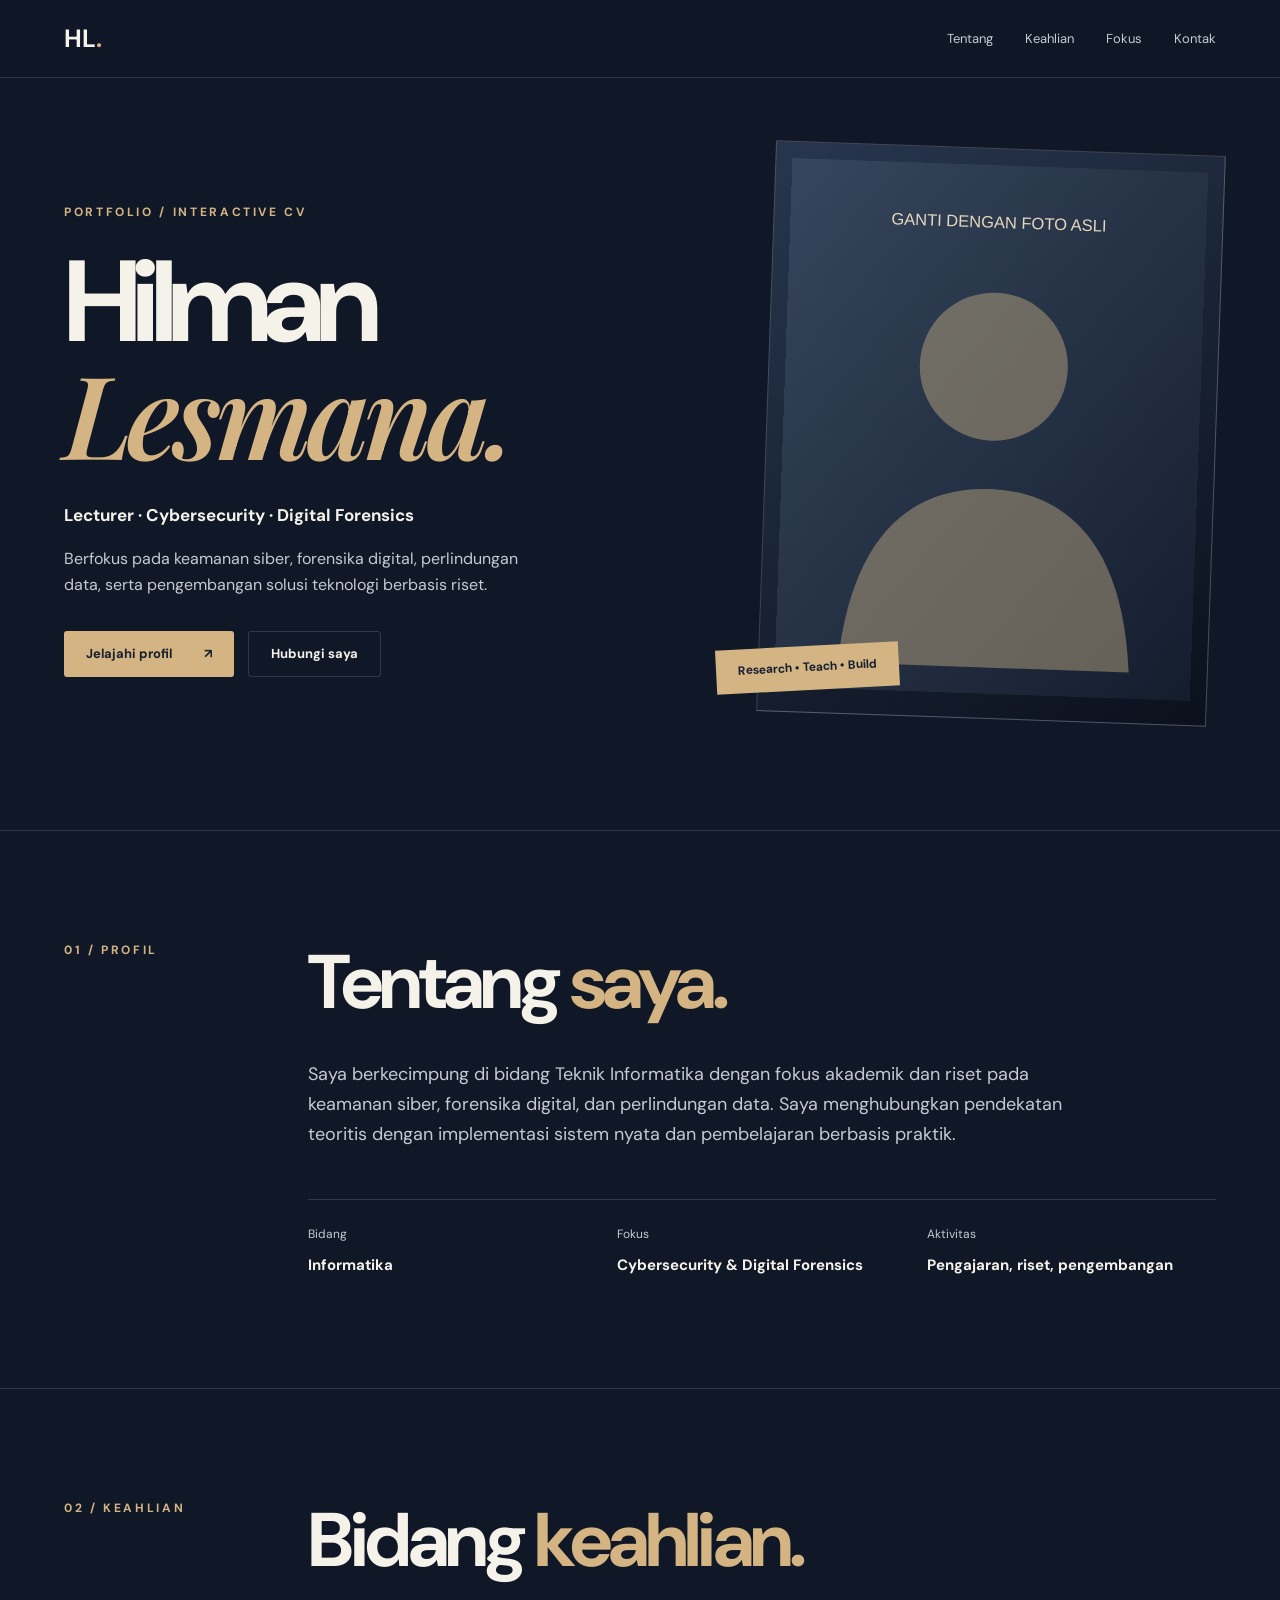
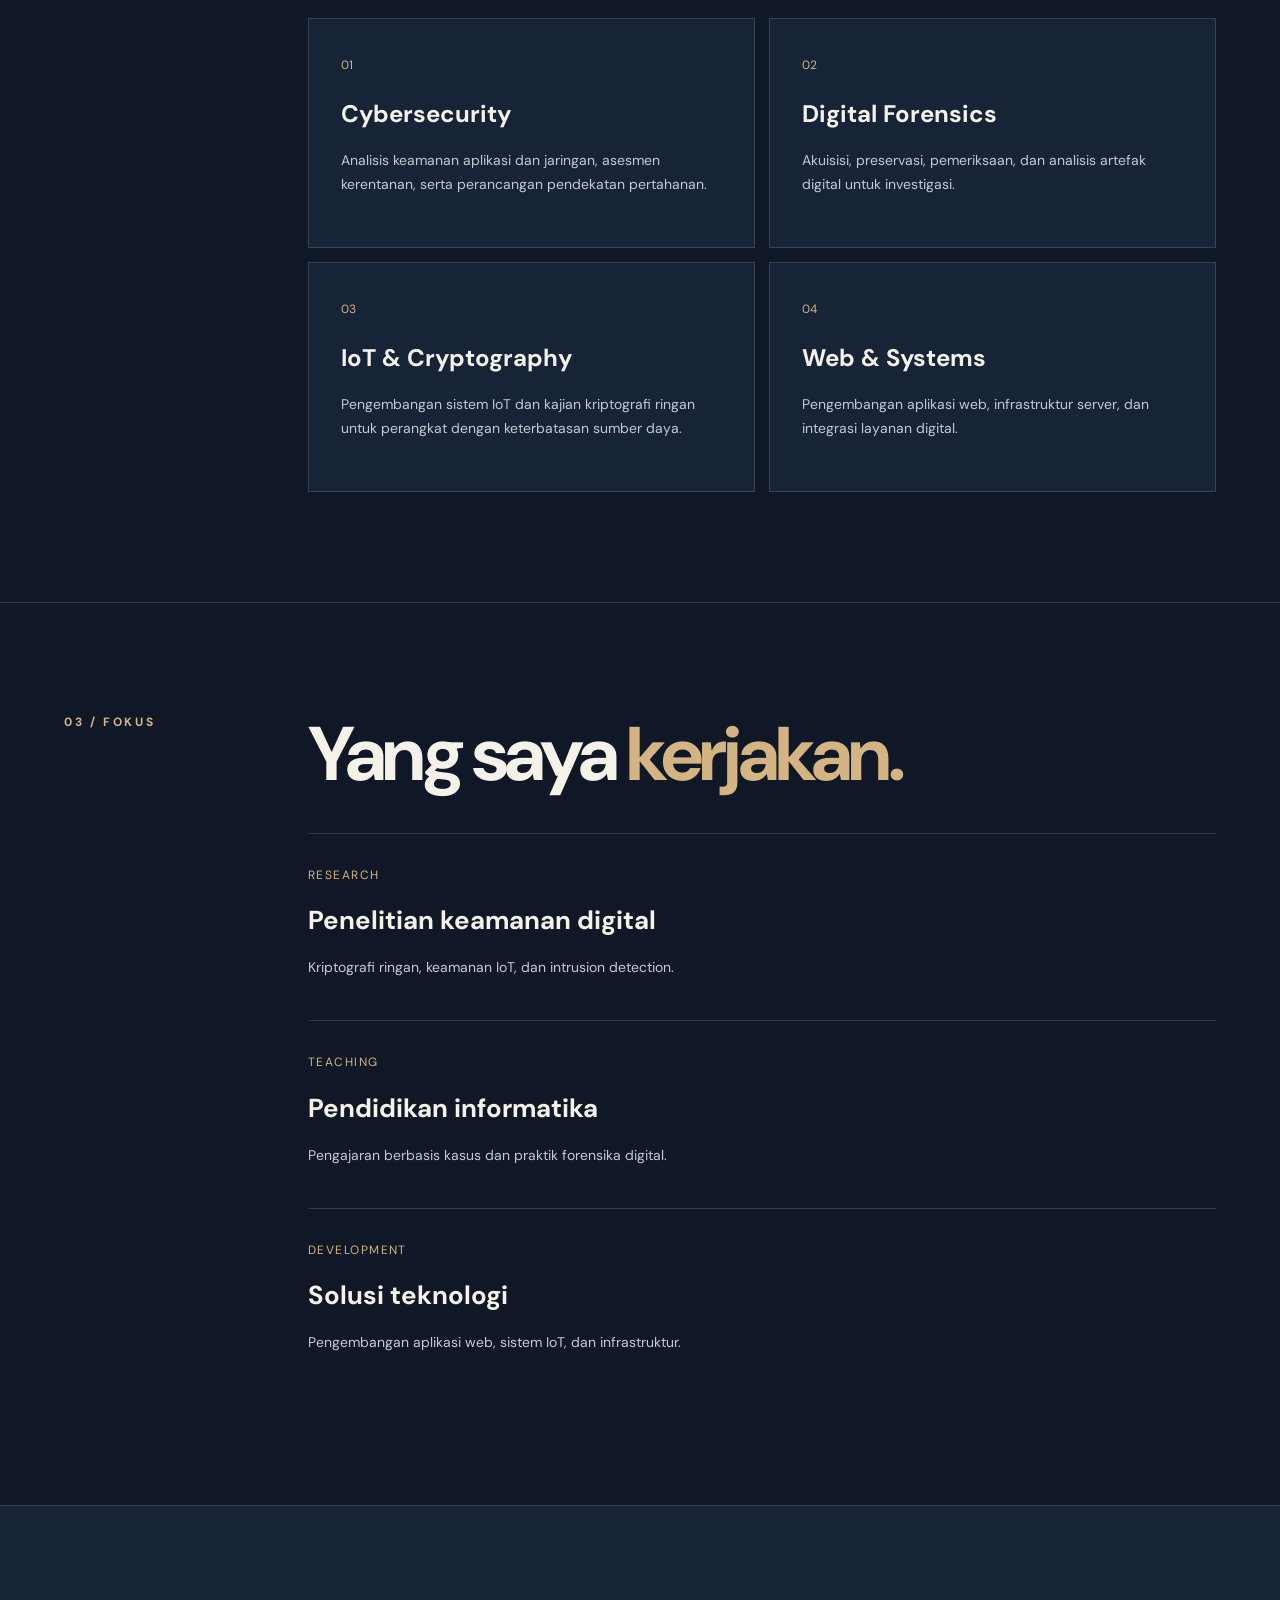
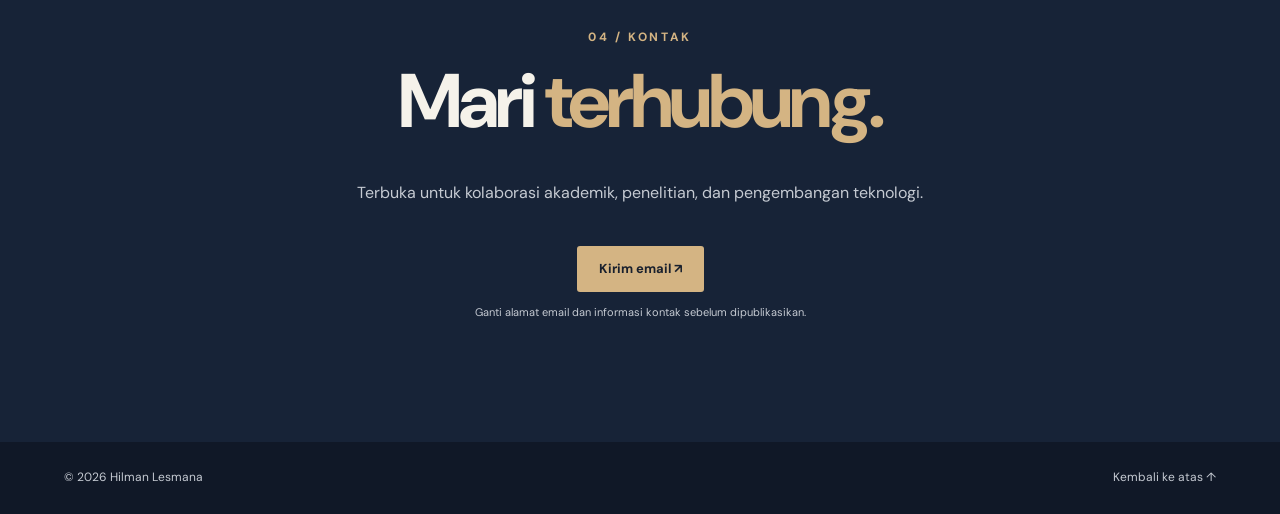
<file: editable.html>
<!doctype html>
<html lang="id">
<head>
  <meta charset="utf-8">
  <meta name="viewport" content="width=device-width, initial-scale=1">
  <meta name="description" content="Portofolio Hilman Lesmana — cybersecurity, digital forensics, dan pengajaran informatika.">
  <title>Hilman Lesmana | Portfolio</title>
  <link rel="stylesheet" href="assets/css/style.css">
  <script src="assets/js/main.js" defer></script>
</head>
<body class="editable-page">
  <header class="site-header"><a class="wordmark" href="#beranda">HL<span>.</span></a><button class="menu-toggle" aria-label="Buka navigasi" aria-controls="site-nav" aria-expanded="false">☰</button><nav id="site-nav" aria-label="Navigasi utama"><a href="#tentang">Tentang</a><a href="#keahlian">Keahlian</a><a href="#pengalaman">Fokus</a><a href="#kontak">Kontak</a></nav></header>
  <main>
    <section id="beranda" class="hero section"><div class="hero-copy"><p class="eyebrow">PORTFOLIO / INTERACTIVE CV</p><h1>Hilman<br><em>Lesmana.</em></h1><p class="hero-tagline">Lecturer · Cybersecurity · Digital Forensics</p><p class="summary">Berfokus pada keamanan siber, forensika digital, perlindungan data, serta pengembangan solusi teknologi berbasis riset.</p><div class="actions"><a class="btn primary" href="#tentang">Jelajahi profil <span>↗</span></a><a class="btn outline" href="#kontak">Hubungi saya</a></div></div><div class="hero-art"><div class="portrait-frame"><img src="assets/images/profile-placeholder.svg" alt="Tempat foto profil Hilman Lesmana — ganti dengan foto asli di folder assets/images"></div><span class="floating-label">Research • Teach • Build</span></div></section>
    <section id="tentang" class="section about"><div class="section-index">01 / PROFIL</div><div class="section-content"><h2>Tentang <span>saya.</span></h2><p>Saya berkecimpung di bidang Teknik Informatika dengan fokus akademik dan riset pada keamanan siber, forensika digital, dan perlindungan data. Saya menghubungkan pendekatan teoritis dengan implementasi sistem nyata dan pembelajaran berbasis praktik.</p><div class="facts"><div><span>Bidang</span><strong>Informatika</strong></div><div><span>Fokus</span><strong>Cybersecurity & Digital Forensics</strong></div><div><span>Aktivitas</span><strong>Pengajaran, riset, pengembangan</strong></div></div></div></section>
    <section id="keahlian" class="section skills"><div class="section-index">02 / KEAHLIAN</div><div class="section-content"><h2>Bidang <span>keahlian.</span></h2><div class="skill-grid"><article><span class="number">01</span><h3>Cybersecurity</h3><p>Analisis keamanan aplikasi dan jaringan, asesmen kerentanan, serta perancangan pendekatan pertahanan.</p></article><article><span class="number">02</span><h3>Digital Forensics</h3><p>Akuisisi, preservasi, pemeriksaan, dan analisis artefak digital untuk investigasi.</p></article><article><span class="number">03</span><h3>IoT & Cryptography</h3><p>Pengembangan sistem IoT dan kajian kriptografi ringan untuk perangkat dengan keterbatasan sumber daya.</p></article><article><span class="number">04</span><h3>Web & Systems</h3><p>Pengembangan aplikasi web, infrastruktur server, dan integrasi layanan digital.</p></article></div></div></section>
    <section id="pengalaman" class="section focus"><div class="section-index">03 / FOKUS</div><div class="section-content"><h2>Yang saya <span>kerjakan.</span></h2><div class="focus-list"><div><span>Research</span><h3>Penelitian keamanan digital</h3><p>Kriptografi ringan, keamanan IoT, dan intrusion detection.</p></div><div><span>Teaching</span><h3>Pendidikan informatika</h3><p>Pengajaran berbasis kasus dan praktik forensika digital.</p></div><div><span>Development</span><h3>Solusi teknologi</h3><p>Pengembangan aplikasi web, sistem IoT, dan infrastruktur.</p></div></div></div></section>
    <section id="kontak" class="section contact"><p class="eyebrow">04 / KONTAK</p><h2>Mari <span>terhubung.</span></h2><p>Terbuka untuk kolaborasi akademik, penelitian, dan pengembangan teknologi.</p><a class="btn primary" href="mailto:email-anda@example.com">Kirim email ↗</a><p class="contact-note">Ganti alamat email dan informasi kontak sebelum dipublikasikan.</p></section>
  </main><footer class="site-footer"><span>© <span id="year">2026</span> Hilman Lesmana</span><a href="#beranda">Kembali ke atas ↑</a></footer>
</body>
</html>
</file>
<file: assets/css/style.css>
@import url('https://fonts.googleapis.com/css2?family=DM+Sans:wght@400;500;600;700&family=Playfair+Display:ital,wght@1,600&display=swap');
:root{--bg:#101827;--panel:#172337;--ink:#f5f2ea;--soft:#c5cad2;--accent:#d4b483;--line:rgba(255,255,255,.14)}*{box-sizing:border-box}html{scroll-behavior:smooth}body{margin:0;font-family:'DM Sans',Arial,sans-serif}a{color:inherit;text-decoration:none}.mirror-page{background:#111}.site-mirror{width:100%;height:100dvh;min-height:500px}.site-mirror iframe{width:100%;height:100%;border:0;display:block;background:#fff}.mirror-links{position:fixed;bottom:12px;right:12px;display:flex;gap:8px;z-index:2}.mirror-links a{background:#101827ee;border:1px solid #ffffff44;border-radius:40px;padding:9px 13px;color:white;font:12px Arial,sans-serif}.editable-page{background:var(--bg);color:var(--ink);line-height:1.65}.site-header{position:sticky;top:0;z-index:10;display:flex;align-items:center;justify-content:space-between;padding:18px max(5%,calc((100% - 1200px)/2));background:#101827ed;backdrop-filter:blur(16px);border-bottom:1px solid var(--line)}.wordmark{font-size:25px;font-weight:700}.wordmark span,.section h2 span{color:var(--accent)}.site-header nav{display:flex;gap:32px}.site-header nav a{font-size:13px;color:var(--soft)}.site-header nav a:hover{color:var(--ink)}.menu-toggle{display:none;background:none;color:var(--ink);border:0;font-size:24px}.section{padding:110px max(5%,calc((100% - 1200px)/2))}.hero{min-height:720px;display:grid;grid-template-columns:1.15fr .85fr;align-items:center;gap:8%;padding-top:70px}.eyebrow,.section-index{color:var(--accent);font-size:12px;letter-spacing:.22em;font-weight:700}.hero h1{font-size:clamp(70px,9vw,140px);line-height:.96;letter-spacing:-.075em;margin:24px 0}.hero h1 em{font-family:'Playfair Display',Georgia,serif;font-weight:600;letter-spacing:-.05em;color:var(--accent)}.hero-tagline{font-weight:700;font-size:17px}.summary{max-width:480px;color:var(--soft)}.actions{display:flex;gap:14px;flex-wrap:wrap;margin-top:32px}.btn{min-height:46px;display:inline-flex;align-items:center;justify-content:center;gap:32px;padding:10px 22px;border-radius:3px;font-size:13px;font-weight:700}.btn.primary{background:var(--accent);color:#19202d}.btn.outline{border:1px solid var(--line)}.hero-art{position:relative}.portrait-frame{width:100%;max-width:455px;aspect-ratio:4/5;border:1px solid #ffffff33;background:linear-gradient(145deg,#27364e,#0b101c);padding:16px;transform:rotate(2deg)}.portrait-frame img{width:100%;height:100%;object-fit:cover}.floating-label{position:absolute;left:-50px;bottom:30px;background:var(--accent);color:#162032;padding:12px 22px;font-weight:700;font-size:12px;transform:rotate(-3deg)}.about,.skills,.focus{border-top:1px solid var(--line);display:grid;grid-template-columns:220px 1fr;gap:24px}.section h2{font-size:clamp(42px,6vw,76px);line-height:1.1;letter-spacing:-.05em;margin:0 0 36px}.section-content>p{max-width:770px;color:var(--soft);font-size:18px}.facts{display:grid;grid-template-columns:repeat(3,1fr);gap:20px;margin-top:50px;padding-top:25px;border-top:1px solid var(--line)}.facts div{display:flex;flex-direction:column;gap:8px}.facts span{font-size:12px;color:var(--soft)}.facts strong{font-size:15px}.skill-grid{display:grid;grid-template-columns:repeat(2,1fr);gap:14px}.skill-grid article{background:var(--panel);border:1px solid var(--line);padding:32px;min-height:230px}.skill-grid .number{color:var(--accent);font-size:12px}.skill-grid h3{font-size:24px;margin:16px 0}.skill-grid p,.focus-list p{color:var(--soft);font-size:14px}.focus-list>div{padding:27px 0;border-top:1px solid var(--line)}.focus-list>div>span{color:var(--accent);font-size:12px;text-transform:uppercase;letter-spacing:.12em}.focus-list h3{font-size:26px;margin:12px 0 2px}.contact{text-align:center;border-top:1px solid var(--line);background:var(--panel)}.contact p:not(.eyebrow){color:var(--soft)}.contact .btn{margin-top:24px}.contact-note{font-size:11px}.site-footer{padding:26px 5%;display:flex;justify-content:space-between;gap:12px;color:var(--soft);font-size:12px}@media(max-width:800px){.section{padding:70px 6%}.hero{grid-template-columns:1fr;padding-top:80px;gap:60px}.hero h1{font-size:clamp(66px,14vw,105px)}.hero-art{max-width:430px;margin:auto;width:85%}.about,.skills,.focus{grid-template-columns:1fr;gap:28px}.section-index{margin-bottom:10px}.facts{grid-template-columns:1fr}.site-header{padding:16px 6%}.menu-toggle{display:block;cursor:pointer}.site-header nav{display:none;position:absolute;top:64px;left:0;right:0;background:var(--bg);padding:20px 6%;border-bottom:1px solid var(--line);flex-direction:column;gap:20px}.site-header nav.is-open{display:flex}.floating-label{left:-30px}.mirror-links{left:10px;right:10px;justify-content:center}.mirror-links a{font-size:11px}}@media(max-width:480px){.skill-grid{grid-template-columns:1fr}.hero{min-height:auto}.section h2{font-size:48px}.hero h1{font-size:70px}.site-footer{flex-direction:column}}
</file>
